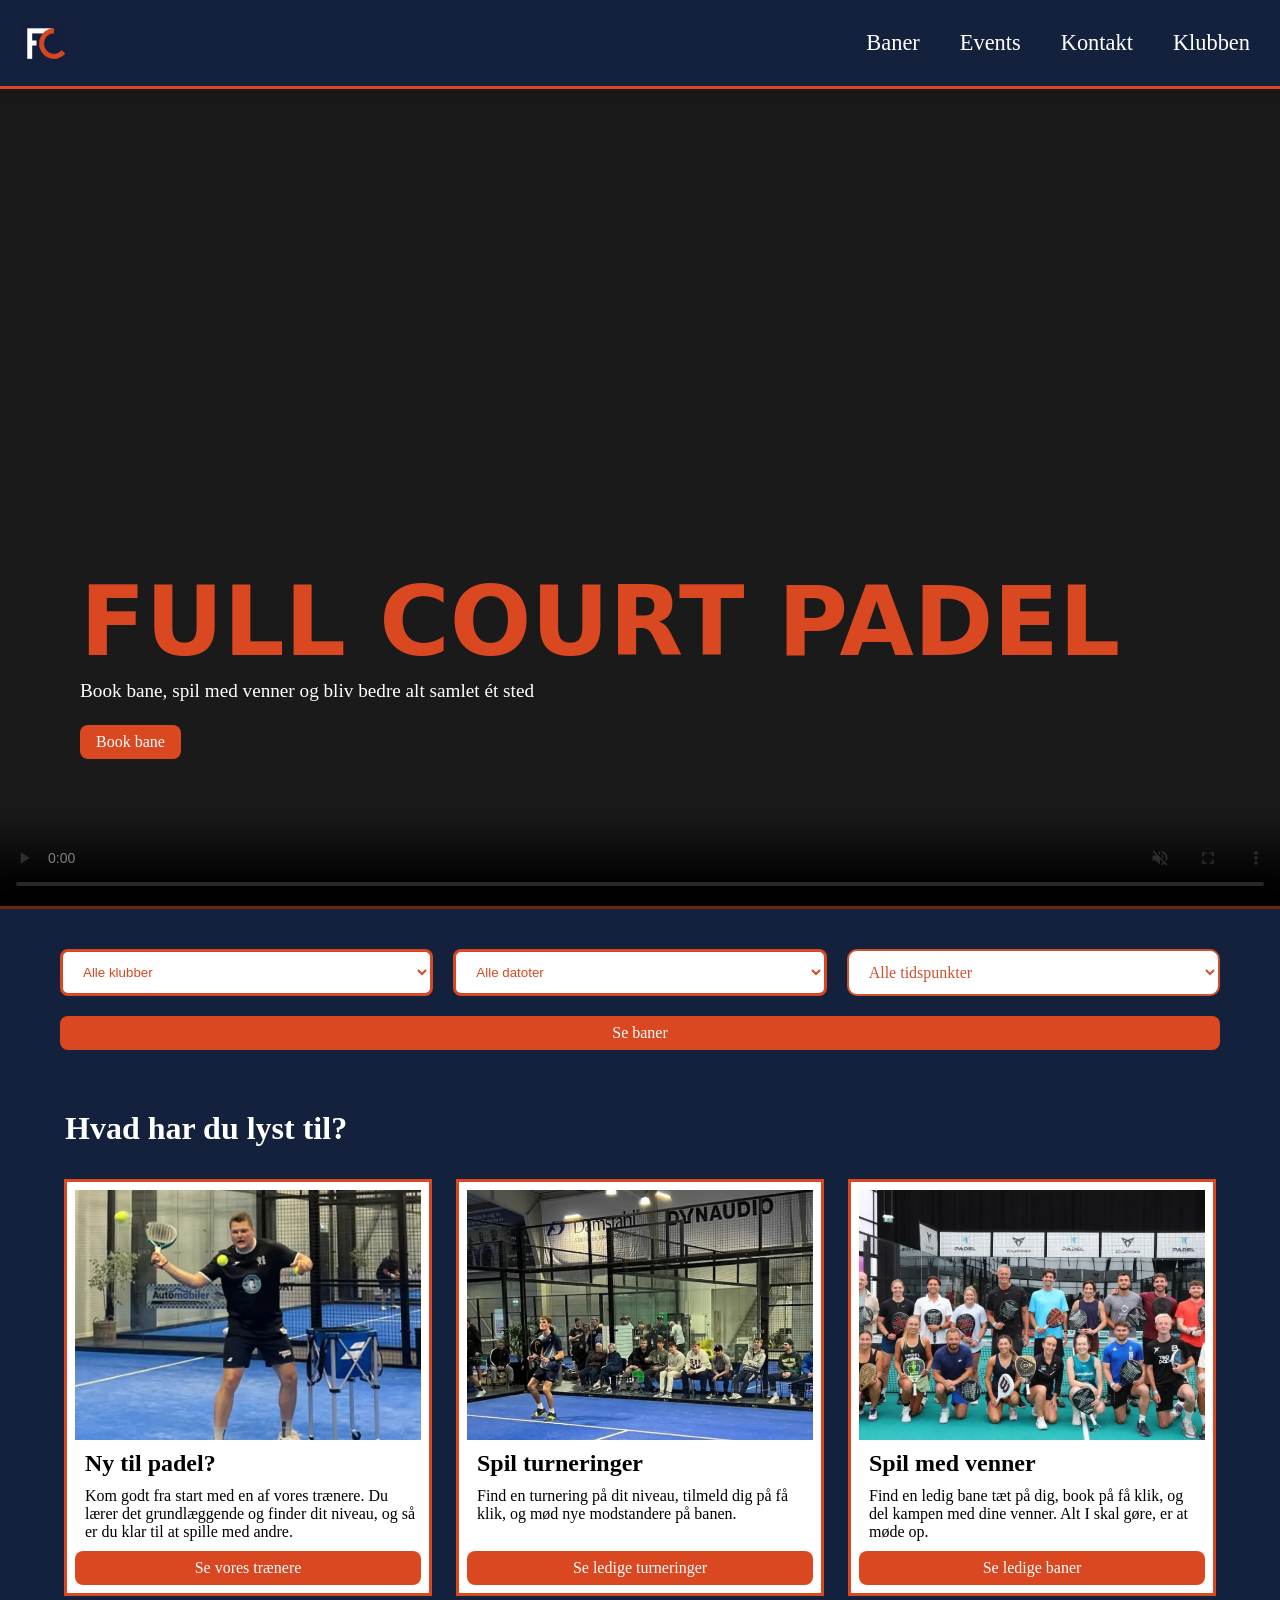
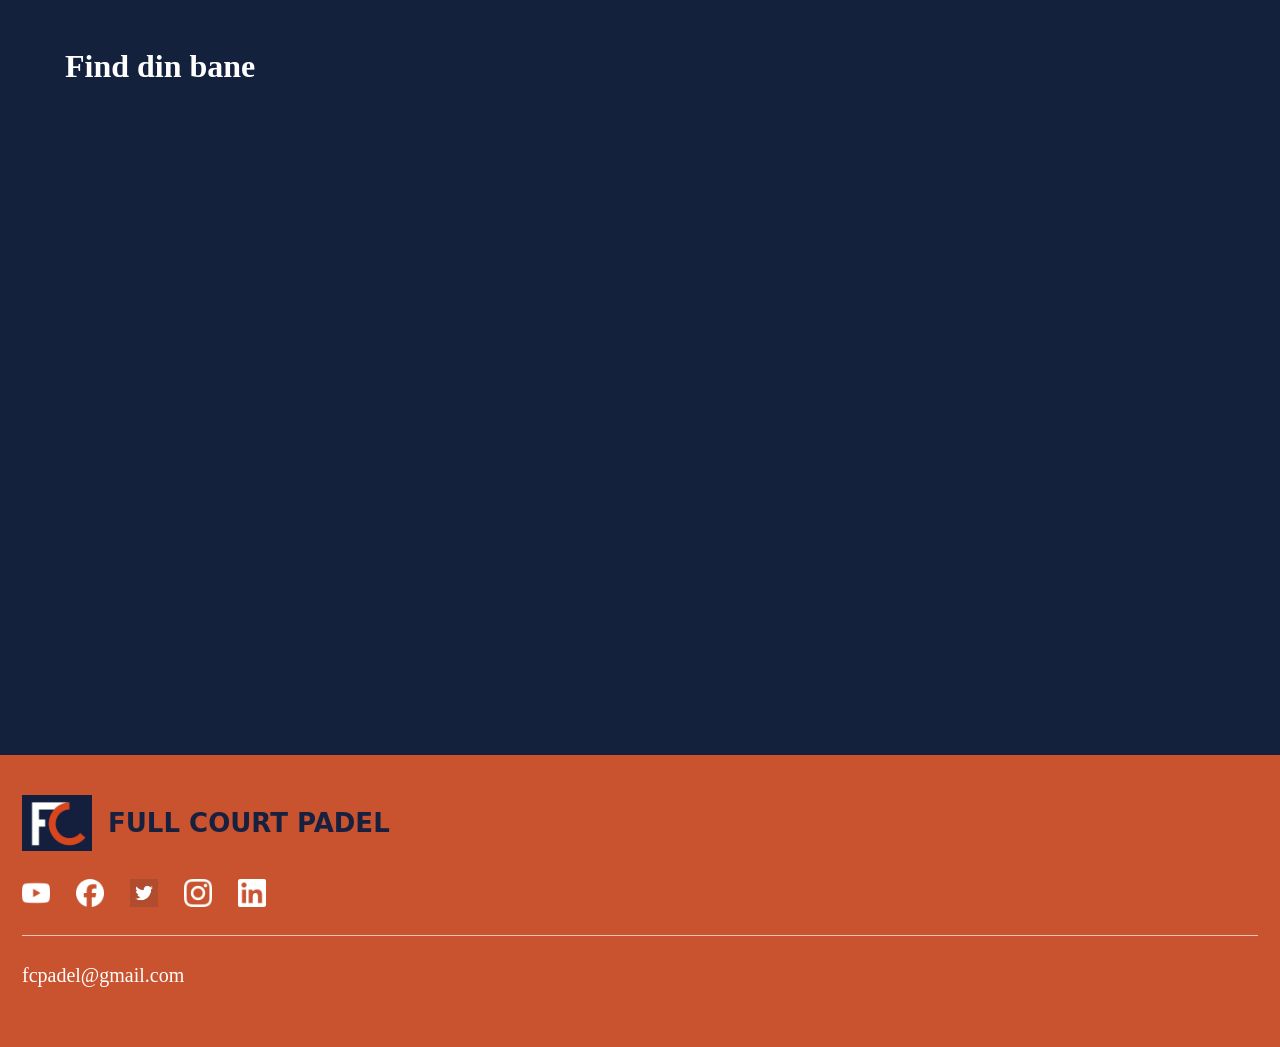
<file: index.html>
<!DOCTYPE html>
<html lang="da">

<head>
    <meta charset="UTF-8">
    <meta name="viewport" content="width=device-width, initial-scale=1.0">
    <title>Forside</title>
    <link rel="stylesheet" href="style.css">
    <link rel="stylesheet" href="layout.css">
    <link rel="icon" href="./img/favicon.ico">
</head>

<body>
    <header>
        <div class="logo">
            <a href="index.html">
                <img src="./img/logo.webp" alt="Logo">
            </a>
        </div>
        <nav>
            <ul class="menu">
                <li><a href="booking.html">Baner</a></li>
                <li><a href="event.html">Events</a></li>
                <li><a href="#">Kontakt</a></li>
                <li><a href="#">Klubben</a></li>
            </ul>
            <button class="burger">
                <span class="line"></span>
                <span class="line"></span>
                <span class="line"></span>
            </button>
        </nav>
    </header>
    <main>
        <section class="hero_forside">
            <video autoplay muted loop playsinline width="640" height="360" controls>
                <source src="./video/padel_montage.mp4" type="video/mp4">
            </video>
            <div class="h1_box">
                <h1 class="h1_forside">FULL COURT PADEL</h1>
                <p class="h1_tekst">Book bane, spil med venner og bliv bedre alt samlet ét sted</p>
                <a href="booking.html" class="h1_button">Book bane</a>
            </div>
        </section>
        <section class="søge_knapper">
            <div class="grid_select">


                <select class="søge_knap1" id="klub" name="klub">
                    <option value="Alle klubber">Alle klubber</option>
                    <option value="hilleroed">Hillerød</option>
                    <option value="gentofte">Gentofte</option>
                    <option value="tisvilde">Tisvilde</option>
                    <option value="hørsholm">Hørsholm</option>
                </select>
                <select class="søge_knap2" id="dato" name="dato">
                    <option value="Alle datoer">Alle datoter</option>
                    <option value="09-12-2026">09-12-2026</option>
                    <option value="10-12-2026">10-12-2026</option>
                    <option value="11-12-2026">11-12-2026</option>
                    <option value="12-12-2026">12-12-2026</option>
                    <option value="13-12-2026">13-12-2026</option>
                    <option value="14-12-2026">14-12-2026</option>
                    <option value="15-12-2026">15-12-2026</option>
                </select>
                <select class="søge_knap3" id="tidspunkt" name="tidspunkt">
                    <option value="Alle tidspunkter">Alle tidspunkter</option>
                    <option value="08:00">08:00</option>
                    <option value="09:00">09:00</option>
                    <option value="10:00">10:00</option>
                    <option value="11:00">11:00</option>
                    <option value="12:00">12:00</option>
                    <option value="13:00">13:00</option>
                    <option value="14:00">14:00</option>
                    <option value="15:00">15:00</option>
                </select>
            </div>
            <a href="booking.html" class="se_baner">Se baner</a>
        </section>
        <h2>Hvad har du lyst til?</h2>
        <section class="midterfelt">
            <div class="kort1">
                <img src="./img/træner.webp" alt="træner">
                <h3>Ny til padel?</h3>
                <p>Kom godt fra start med en af vores trænere. Du lærer det grundlæggende og finder dit niveau, og
                    så er
                    du klar til at
                    spille med andre.</p>
                <a href="event.html" class="se_ledige_trænere">Se vores trænere</a>
            </div>
            <div class="kort2">
                <img src="./img/turnering.webp" alt="turnering">
                <h3>Spil turneringer</h3>
                <p>Find en turnering på dit niveau, tilmeld dig på få klik, og mød nye modstandere på banen.</p>
                <a href="event.html" class="se_ledige_turneringer">Se ledige turneringer</a>
            </div>
            <div class="kort3">
                <img src="./img/fælles.webp" alt="fælles">
                <h3>Spil med venner</h3>
                <p>Find en ledig bane tæt på dig, book på få klik, og del kampen med dine venner. Alt I skal gøre, er at
                    møde op.</p>
                <a href="booking.html" class="se_ledige_baner">Se ledige baner</a>
            </div>
        </section>
        <section class="kort">
            <h2>Find din bane</h2>
            <iframe class="maps_kort"
                src="https://www.google.com/maps/embed?pb=!1m18!1m12!1m3!1d2235.660816275743!2d12.305127376359302!3d55.92058137905628!2m3!1f0!2f0!3f0!3m2!1i1024!2i768!4f13.1!3m3!1m2!1s0x4652412ce8520d2d%3A0x4dca40fd8389ba48!2sLet's%20Padel%20A%2FS%20Hiller%C3%B8d!5e0!3m2!1sda!2sdk!4v1791277833541!5m2!1sda!2sdk"
                width="600" height="450" style="border:0;" allowfullscreen="" loading="lazy"
                referrerpolicy="strict-origin-when-cross-origin"></iframe>
        </section>
    </main>
    <footer>
        <div class="logo">
            <img src="./img/logo.webp" alt="Full Court Padel logo">
            <p>Full Court Padel</p>
        </div>

        <div class="sociale">
            <a href="#"><img src="./img/youtube.png.webp" alt="YouTube"></a>
            <a href="#"><img src="./img/facebook.png.webp" alt="Facebook"></a>
            <a href="#"><img src="./img/twitter.png.webp" alt="Twitter"></a>
            <a href="#"><img src="./img/instagram.png.webp" alt="Instagram"></a>
            <a href="#"><img src="./img/linkedin.png.webp" alt="LinkedIn"></a>
        </div>

        <a href="mailto:fcpadel@gmail.com">fcpadel@gmail.com</a>
    </footer>
    <script src="menu.js"></script>
</body>

</html>
</file>
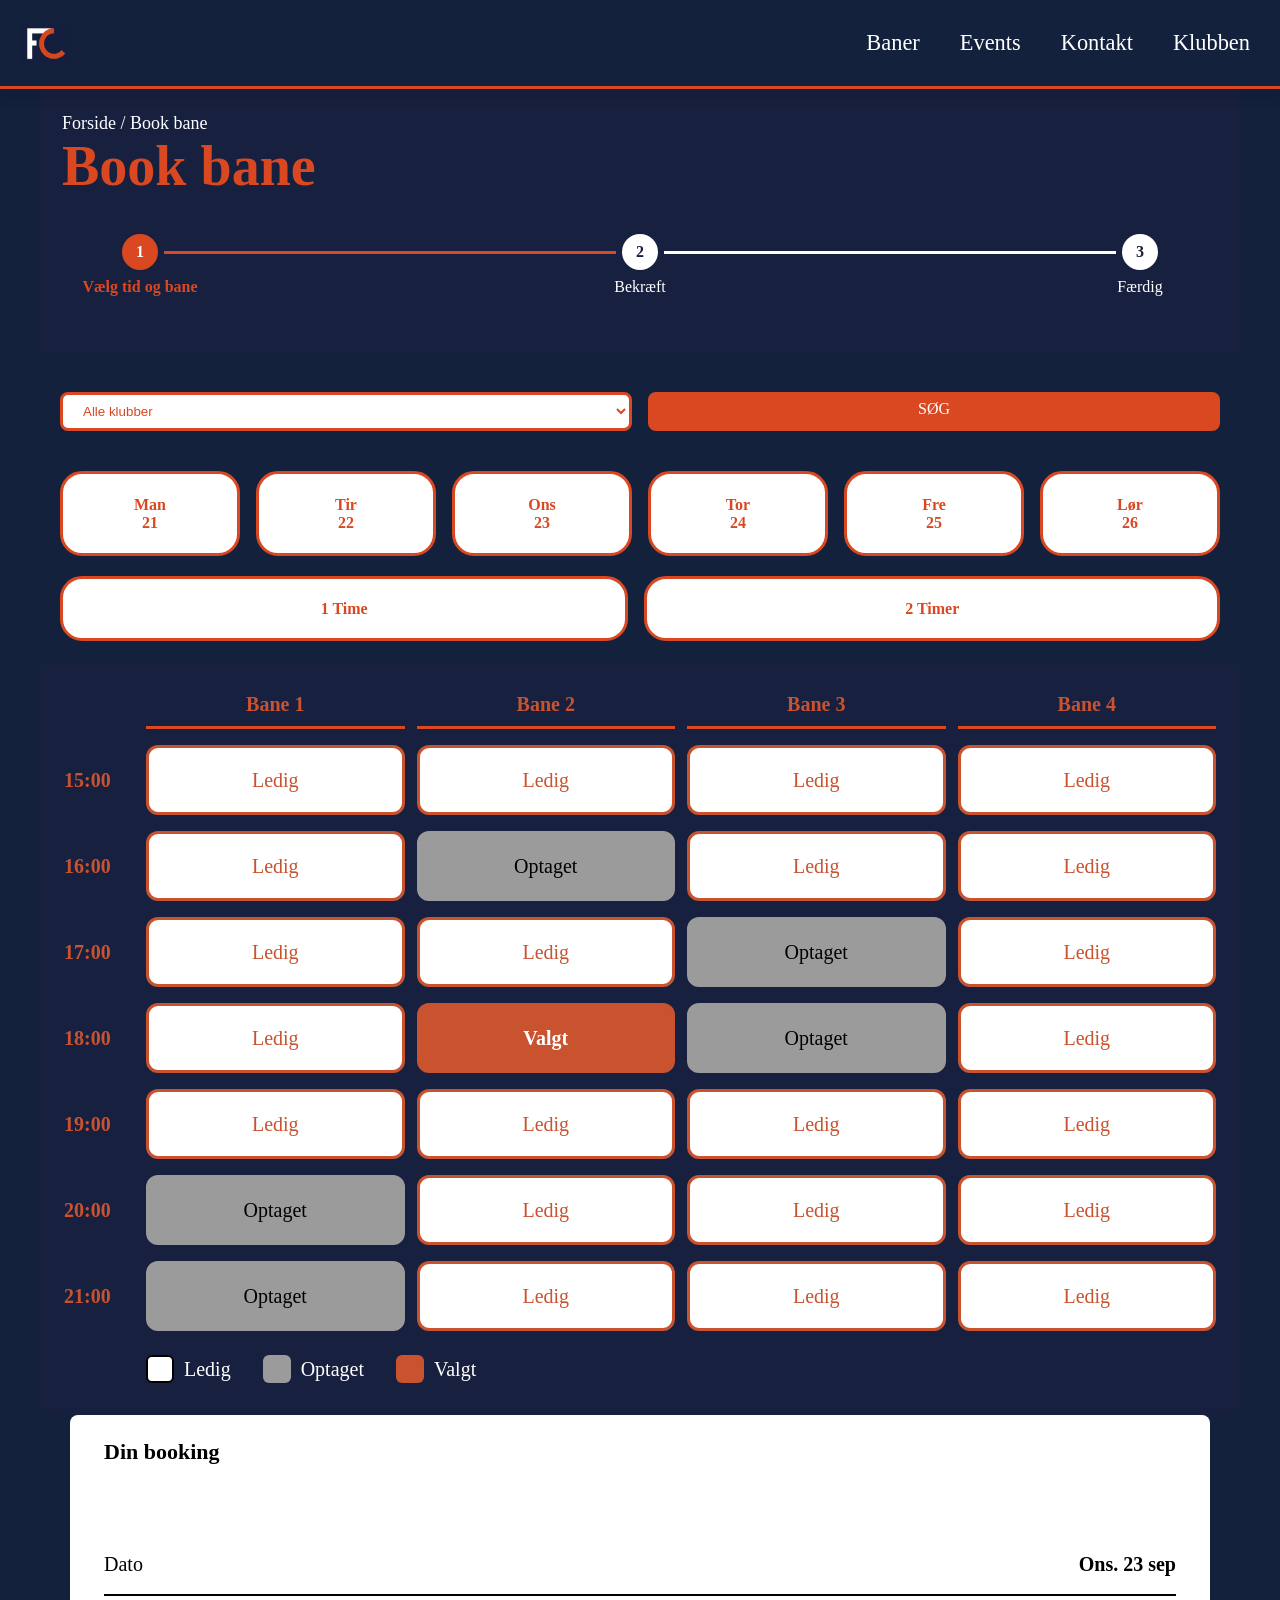
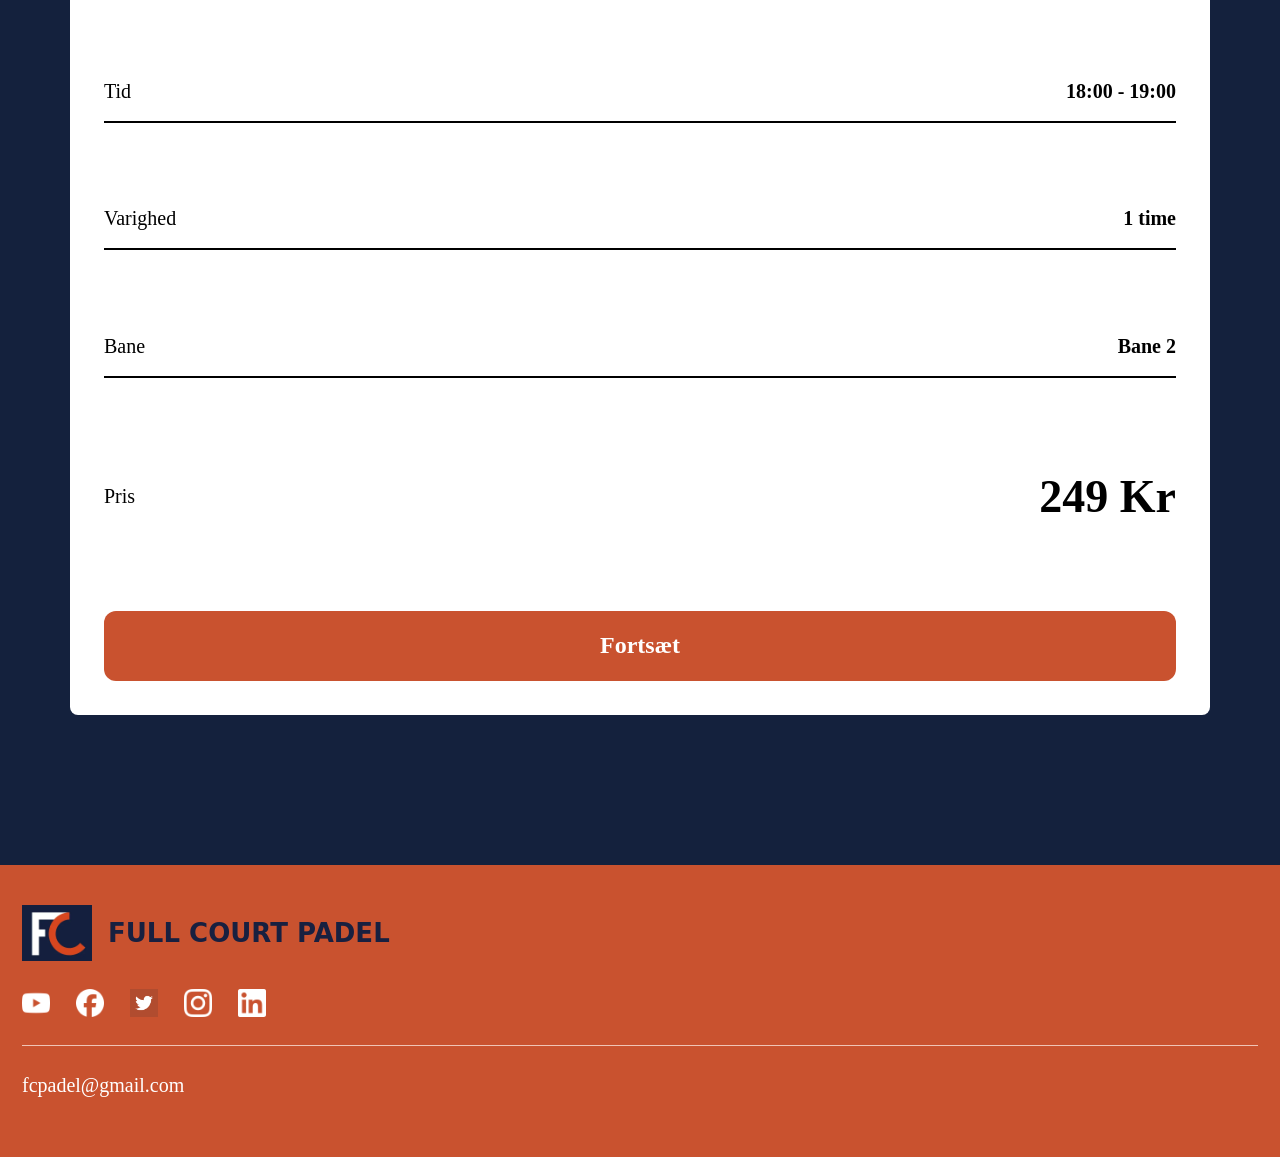
<file: booking.html>
<!DOCTYPE html>
<html lang="da">

<head>
    <meta charset="UTF-8">
    <meta name="viewport" content="width=device-width, initial-scale=1.0">
    <title>Booking side</title>
    <link rel="stylesheet" href="style.css">
    <link rel="stylesheet" href="layout.css">
    <link rel="icon" href="./img/favicon.ico">
</head>

<body>
    <header>
        <div class="logo">
            <a href="index.html">
                <img src="./img/logo.webp" alt="Logo">
            </a>
        </div>
        <nav>
            <ul class="menu">
                <li><a href="booking.html">Baner</a></li>
                <li><a href="event.html">Events</a></li>
                <li><a href="#">Kontakt</a></li>
                <li><a href="#">Klubben</a></li>
            </ul>
            <button class="burger">
                <span class="line"></span>
                <span class="line"></span>
                <span class="line"></span>
            </button>
        </nav>
    </header>
    <main>
        <section class="side_top">
            <div class="booking_overskrift">
                <p>Forside / Book bane</p>
                <h1>Book bane</h1>
            </div>
            <div class="trin">
                <div class="trin_punkt aktiv">
                    <span>1</span>
                    <p>Vælg tid og bane</p>
                </div>
                <div class="linje aktiv"></div>
                <div class="trin_punkt">
                    <span>2</span>
                    <p>Bekræft</p>
                </div>
                <div class="linje"></div>
                <div class="trin_punkt">
                    <span>3</span>
                    <p>Færdig</p>
                </div>
            </div>
        </section>
        <div class="søge_felt">
            <select class="søge_knap1" id="klub" name="klub">
                <option value="Alle klubber">Alle klubber</option>
                <option value="hilleroed">Hillerød Padel</option>
                <option value="gentofte">Gentofte Padel</option>
                <option value="tisvilde">Tisvilde Padel</option>
                <option value="hørsholm">Hørsholm Padel</option>
            </select>
            <a href="#" class="h1_button">SØG</a>
        </div>
        <section class="filter">
            <div class="dage">
                <a href="#"><span>Man</span><span>21</span></a>
                <a href="#"><span>Tir</span><span>22</span></a>
                <a href="#"><span>Ons</span><span>23</span></a>
                <a href="#"><span>Tor</span><span>24</span></a>
                <a href="#"><span>Fre</span><span>25</span></a>
                <a href="#"><span>Lør</span><span>26</span></a>
            </div>
        </section>
        <div class="varighed">
            <a href="#">1 Time</a>
            <a href="#">2 Timer</a>
        </div>
        <section class="baneoversigt">
            <div class="række1">
                <p></p>
                <p>Bane 1</p>
                <p>Bane 2</p>
                <p>Bane 3</p>
                <p>Bane 4</p>
            </div>
            <div class="række2">
                <p>15:00</p>
                <a href="#" class="ledig">Ledig</a>
                <a href="#" class="ledig">Ledig</a>
                <a href="#" class="ledig">Ledig</a>
                <a href="#" class="ledig">Ledig</a>
            </div>
            <div class="række3">
                <p>16:00</p>
                <a href="#" class="ledig">Ledig</a>
                <a href="#" class="optaget">Optaget</a>
                <a href="#" class="ledig">Ledig</a>
                <a href="#" class="ledig">Ledig</a>
            </div>
            <div class="række4">
                <p>17:00</p>
                <a href="#" class="ledig">Ledig</a>
                <a href="#" class="ledig">Ledig</a>
                <a href="#" class="optaget">Optaget</a>
                <a href="#" class="ledig">Ledig</a>
            </div>
            <div class="række5">
                <p>18:00</p>
                <a href="#" class="ledig">Ledig</a>
                <a href="#" class="valgt">Valgt</a>
                <a href="#" class="optaget">Optaget</a>
                <a href="#" class="ledig">Ledig</a>
            </div>
            <div class="række6">
                <p>19:00</p>
                <a href="#" class="ledig">Ledig</a>
                <a href="#" class="ledig">Ledig</a>
                <a href="#" class="ledig">Ledig</a>
                <a href="#" class="ledig">Ledig</a>
            </div>
            <div class="række7">
                <p>20:00</p>
                <a href="#" class="optaget">Optaget</a>
                <a href="#" class="ledig">Ledig</a>
                <a href="#" class="ledig">Ledig</a>
                <a href="#" class="ledig">Ledig</a>
            </div>
            <div class="række8">
                <p>21:00</p>
                <a href="#" class="optaget">Optaget</a>
                <a href="#" class="ledig">Ledig</a>
                <a href="#" class="ledig">Ledig</a>
                <a href="#" class="ledig">Ledig</a>
            </div>

            <div class="forklaring">
                <p><span class="ledig"></span>Ledig</p>
                <p><span class="optaget"></span>Optaget</p>
                <p><span class="valgt"></span>Valgt</p>
            </div>
        </section>
        <section class="din_booking">
            <h3>Din booking</h3>
            <p>Dato <strong>Ons. 23 sep</strong></p>
            <p>Tid <strong>18:00 - 19:00</strong></p>
            <p>Varighed <strong>1 time</strong></p>
            <p>Bane <strong>Bane 2</strong></p>
            <h2>Pris <strong>249 Kr</strong></h2>
            <a href="#">Fortsæt</a>
        </section>
    </main>
    <footer>
        <div class="logo">
            <img src="./img/logo.webp" alt="Full Court Padel logo">
            <p>Full Court Padel</p>
        </div>

        <div class="sociale">
            <a href="#"><img src="./img/youtube.png.webp" alt="YouTube"></a>
            <a href="#"><img src="./img/facebook.png.webp" alt="Facebook"></a>
            <a href="#"><img src="./img/twitter.png.webp" alt="Twitter"></a>
            <a href="#"><img src="./img/instagram.png.webp" alt="Instagram"></a>
            <a href="#"><img src="./img/linkedin.png.webp" alt="LinkedIn"></a>
        </div>

        <a href="mailto:fcpadel@gmail.com">fcpadel@gmail.com</a>
    </footer>
    <script src="menu.js"></script>
</body>

</html>
</file>
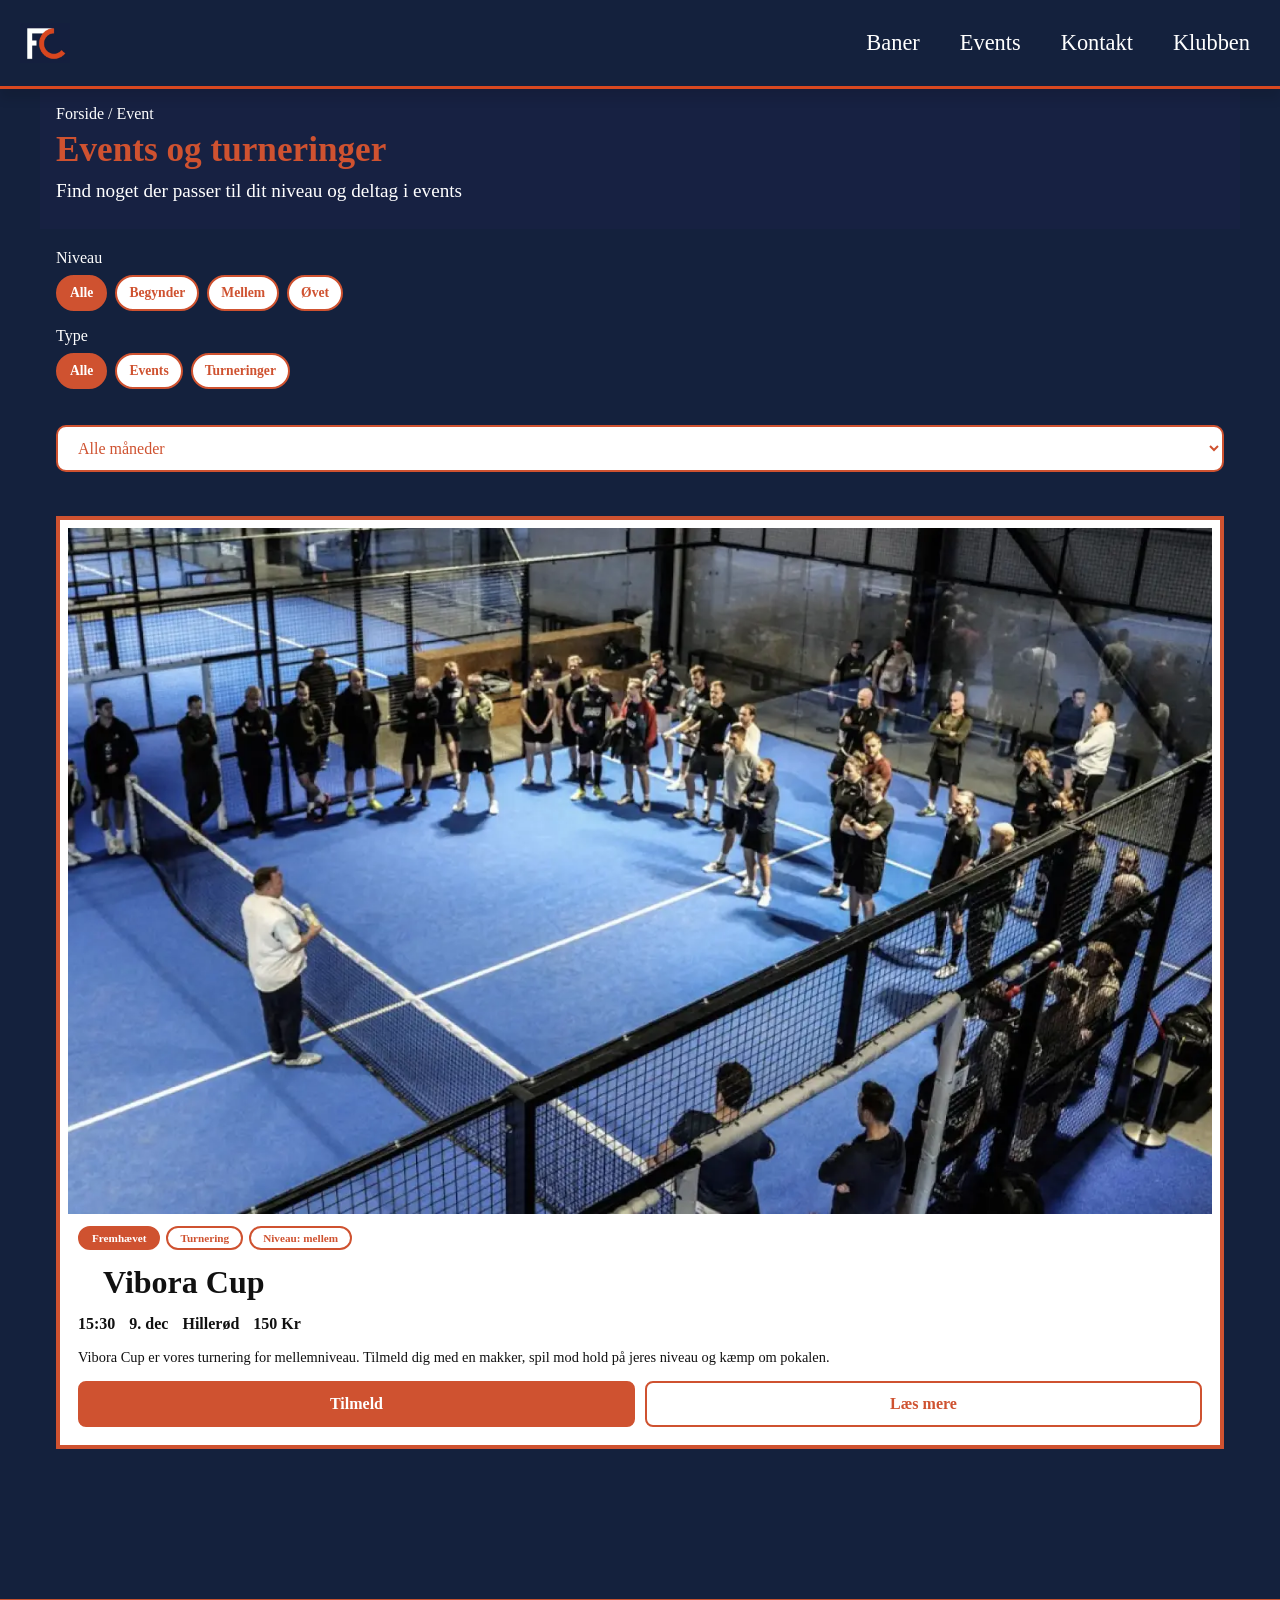
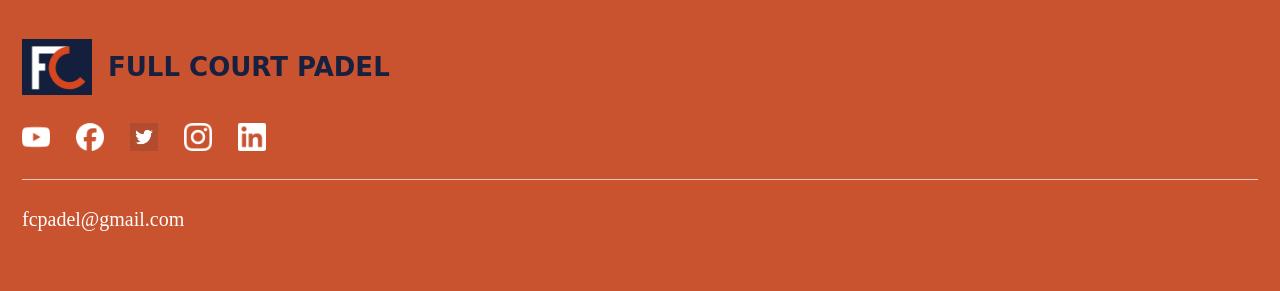
<file: event.html>
<!DOCTYPE html>
<html lang="da">

<head>
    <meta charset="UTF-8">
    <meta name="viewport" content="width=device-width, initial-scale=1.0">
    <title>Event</title>
    <link rel="stylesheet" href="style.css">
    <link rel="stylesheet" href="layout.css">
    <link rel="icon" href="./img/favicon.ico">
</head>

<body>
    <header>
        <div class="logo">
            <a href="index.html">
                <img src="./img/logo.webp" alt="Logo">
            </a>
        </div>
        <nav>
            <ul class="menu">
                <li><a href="booking.html">Baner</a></li>
                <li><a href="event.html">Events</a></li>
                <li><a href="#">Kontakt</a></li>
                <li><a href="#">Klubben</a></li>
            </ul>
            <button class="burger">
                <span class="line"></span>
                <span class="line"></span>
                <span class="line"></span>
            </button>
        </nav>
    </header>
    <main>
        <section>
            <div class="event_h1">
                <p>Forside / Event</p>
                <h1 class="h1_event">Events og turneringer</h1>
                <p class="h1_tekst">Find noget der passer til dit niveau og deltag i events</p>
            </div>
        </section>
        <section class="filter_events">
            <div class="filter_gruppe">
                <p>Niveau</p>
                <div class="filter_knapper">
                    <a href="#">Alle</a>
                    <a href="#">Begynder</a>
                    <a href="#">Mellem</a>
                    <a href="#">Øvet</a>
                </div>
            </div>
            <div class="filter_gruppe">
                <p>Type</p>
                <div class="filter_knapper">
                    <a href="#">Alle</a>
                    <a href="#">Events</a>
                    <a href="#">Turneringer</a>
                </div>
            </div>
            <select class="søge_knap3" id="måned" name="måned">
                <option value="alle">Alle måneder</option>
                <option value="januar">Januar</option>
                <option value="februar">Februar</option>
                <option value="marts">Marts</option>
                <option value="april">April</option>
                <option value="maj">Maj</option>
                <option value="juni">Juni</option>
                <option value="juli">Juli</option>
                <option value="august">August</option>
                <option value="september">September</option>
                <option value="oktober">Oktober</option>
                <option value="november">November</option>
                <option value="december">December</option>
            </select>
        </section>
        <article class="event_kort">
            <img src="./img/vibora_cup.webp" alt="Spillere samlet på padelbanen til Vibora Cup">

            <div class="event_indhold">
                <div class="event_tags">
                    <span class="tag">Fremhævet</span>
                    <span class="tag">Turnering</span>
                    <span class="tag">Niveau: mellem</span>
                </div>

                <h2>Vibora Cup</h2>

                <div class="event_info">
                    <span>15:30</span>
                    <span>9. dec</span>
                    <span>Hillerød</span>
                    <span>150 Kr</span>
                </div>

                <p>Vibora Cup er vores turnering for mellemniveau. Tilmeld dig med en makker, spil mod hold på jeres
                    niveau og
                    kæmp om pokalen.</p>

                <div class="event_knapper">
                    <a href="#" class="tilmeld">Tilmeld</a>
                    <a href="#" class="laes_mere">Læs mere</a>
                </div>
            </div>
        </article>
    </main>
    <footer>
        <div class="logo">
            <img src="./img/logo.webp" alt="Full Court Padel logo">
            <p>Full Court Padel</p>
        </div>

        <div class="sociale">
            <a href="#"><img src="./img/youtube.png.webp" alt="YouTube"></a>
            <a href="#"><img src="./img/facebook.png.webp" alt="Facebook"></a>
            <a href="#"><img src="./img/twitter.png.webp" alt="Twitter"></a>
            <a href="#"><img src="./img/instagram.png.webp" alt="Instagram"></a>
            <a href="#"><img src="./img/linkedin.png.webp" alt="LinkedIn"></a>
        </div>

        <a href="mailto:fcpadel@gmail.com">fcpadel@gmail.com</a>
    </footer>
    <script src="menu.js"></script>
</body>

</html>
</file>
<file: style.css>
* {
  margin: 0;
  padding: 0;
  box-sizing: border-box;
}

img {
  max-width: 100%;
  height: auto;
  display: block;
}
video {
  max-width: 100%;
  height: auto;
  display: block;
}
/******************generelt*************/
body {
  background-color: #14213d;
  color: white;
}
/**********************menu**************/

header {
  z-index: 1000;
  position: sticky;
  top: 0;
  display: flex;
  justify-content: space-between;
  align-items: center;
  padding: 20px;
  background-color: #14213d;
  box-shadow: 0 10px 10px rgba(0, 0, 0, 0.1);
  border-bottom: 3px solid #d94820;

  .logo img {
    width: 50px;
    height: 40px;
  }
}

nav {
  /* Desktop*/
  display: flex;
  align-items: center;

  @media (width < 800px) {
    /* mobil */
    &.active .menu {
      display: block;
      background-color: #14213d;
      position: absolute;
      top: 90px;
      right: 0;
      width: 25%;
      box-shadow: 0 10px 10px rgba(0, 0, 0, 0.1);
      z-index: 1;
      border: 3px solid #d94820;
    }

    &.active .menu li {
      margin: 10px 20px;
    }

    &.active .menu a {
      font-size: 24px;
    }
  }
}

.menu {
  display: flex;
  list-style: none;
  margin: 0;
  padding: 0;

  li {
    margin-right: 20px;
  }

  li:last-child {
    margin-right: 0;
  }

  a {
    display: block;
    padding: 10px;
    color: white;
    text-decoration: none;
    transition: color 0.3s;
    text-align: end;
    font-size: 1.4rem;
    &:hover {
      color: #d94820;
    }
  }
  @media (width < 800px) {
    display: none;
  }
}

.burger {
  width: 30px;
  height: 20px;
  cursor: pointer;
  display: none;

  .line {
    display: block;
    width: 100%;
    height: 2px;
    background-color: white;
    margin-bottom: 5px;
    transition: 0.2s linear;
  }

  @media (width < 800px) {
    display: block;
    background-color: transparent;
    border: 0;

    &.active .line:nth-child(1) {
      transform: rotate(45deg) translate(5px, 5px);
      transition: 0.2s linear;
    }

    &.active .line:nth-child(2) {
      opacity: 0;
      transition: 0.15s linear;
    }

    &.active .line:nth-child(3) {
      transform: rotate(-45deg) translate(5px, -5px);
      transition: 0.2s linear;
    }
  }
}
/**********************footer*************/
footer {
  background: #c9522f;
  padding: 40px 22px 60px;
  margin-top: 150px;
}

/* Logo + navn */
.logo {
  display: flex;
  align-items: center;
  gap: 16px;
}

.logo img {
  height: 56px;
}

.logo p {
  margin: 0;
  color: #182040;
  font-size: 26px;
  font-weight: 700;
  text-transform: uppercase;
  font-family:
    system-ui,
    -apple-system,
    BlinkMacSystemFont,
    "Segoe UI",
    Roboto,
    Oxygen,
    Ubuntu,
    Cantarell,
    "Open Sans",
    "Helvetica Neue",
    sans-serif;
}

/* Sociale ikoner */
.sociale {
  display: flex;
  gap: 26px;
  margin-top: 28px;
  padding-bottom: 28px;
  border-bottom: 1px solid #f0c4b6; /* den tynde lyse streg */
}

.sociale img {
  height: 28px;
  display: block;
}

/* Mail */
footer > a {
  display: block;
  margin-top: 28px;
  color: #ffffff;
  font-size: 20px;
  text-decoration: none;
}

footer > a:hover {
  text-decoration: underline;
}
/**********************hero**************/
.hero_forside {
  display: grid;
  grid-template-columns: 1fr;
  grid-template-rows: 100vh;
}

.hero_forside video {
  grid-column: 1;
  grid-row: 1;

  width: 100%;
  height: 100%;
  object-fit: cover;
  filter: brightness(0.5);
  border-bottom: 3px solid #d94820;
}

.h1_box {
  grid-column: 1;
  grid-row: 1;
  align-self: end;
  justify-self: start;
  z-index: 1;
  margin: 0 0 150px 20px;
}

.h1_forside {
  color: #d94820;
  font-family:
    system-ui,
    -apple-system,
    BlinkMacSystemFont,
    "Segoe UI",
    Roboto,
    Oxygen,
    Ubuntu,
    Cantarell,
    "Open Sans",
    "Helvetica Neue",
    sans-serif;
  font-size: 4rem;
}

.h1_tekst {
  color: white;
  font-size: 1.2rem;
}
.h1_button {
  background-color: #d94820;
  color: white;
  padding: 8px 16px;
  text-decoration: none;
  border-radius: 8px;
  display: inline-block;
  margin-top: 20px;
  text-align: center;
}

a:hover {
  opacity: 0.8;
}

/*********************midterfelt************/

.søge_knapper {
  padding: 20px;
}

.grid_select {
  display: grid;
  grid-template-columns: 1fr 1fr 1fr;
  gap: 20px;
}

.søge_knap1 {
  background-color: white;
  color: #d94820;
  padding: 8px 16px;
  text-decoration: none;
  border-radius: 8px;
  display: block;
  margin-top: 20px;
  border: 3px solid #d94820;
}

.søge_knap2 {
  background-color: white;
  color: #d94820;
  padding: 8px 16px;
  text-decoration: none;
  border-radius: 8px;
  display: block;
  margin-top: 20px;
  border: 3px solid #d94820;
}

.søge_knap3 {
  background-color: white;
  color: #d94820;
  padding: 8px 16px;
  text-decoration: none;
  border-radius: 8px;
  display: block;
  margin-top: 20px;
  border: 3px solid #d94820;
}

.se_baner {
  background-color: #d94820;
  color: white;
  padding: 8px 16px;
  text-decoration: none;
  border-radius: 8px;
  display: block;
  margin-top: 20px;
  text-align: center;
  margin-bottom: 40px;
}

.midterfelt {
  padding: 2rem 1.5rem;
  display: grid;
  gap: 1.75rem;
  color: black;
}

.kort1 {
  background: white;
  border: 6px solid var(--orange);
  padding: 8px;
  border: 3px solid #d94820;
}

.kort1 h3 {
  margin: 10px;
  font-size: 1.5rem;
}

.kort1 p {
  font-size: 1;
  margin-left: 10px;
  margin-bottom: 10px;
}

.kort1 a {
  background-color: #d94820;
  color: white;
  padding: 8px 16px;
  text-decoration: none;
  border-radius: 8px;
  display: block;
  margin-top: 20px;
  text-align: center;
}

.kort2 {
  background: white;
  border: 6px solid var(--orange);
  padding: 8px;
  border: 3px solid #d94820;
}

.kort2 h3 {
  margin: 10px;
  font-size: 1.5rem;
}

.kort2 p {
  font-size: 1;
  margin-left: 10px;
  margin-bottom: 10px;
}

.kort2 a {
  background-color: #d94820;
  color: white;
  padding: 8px 16px;
  text-decoration: none;
  border-radius: 8px;
  display: block;
  margin-top: 20px;
  text-align: center;
}

.kort3 {
  background: white;
  border: 6px solid var(--orange);
  padding: 8px;
  border: 3px solid #d94820;
}

.kort3 h3 {
  margin: 10px;
  font-size: 1.5rem;
}

.kort3 p {
  font-size: 1;
  margin-left: 10px;
  margin-bottom: 10px;
}

.kort3 a {
  background-color: #d94820;
  color: white;
  padding: 8px 16px;
  text-decoration: none;
  border-radius: 8px;
  display: block;
  margin-top: 20px;
  text-align: center;
}

.midterfelt img {
  display: block;
  width: 100%;
  aspect-ratio: 16 / 9;
  object-fit: cover;
}

h2 {
  margin-left: 25px;
  font-size: 2rem;
}

.kort h2 {
  margin-bottom: 20px;
  margin-top: 20px;
}

.maps_kort {
  border-radius: 8px;
}
/*************************bookingside******************************/
.side_top {
  background: #182040;
  padding: 24px 22px 32px;
}

.booking_overskrift p {
  margin: 0;
  color: #ffffff;
  font-size: 18px;
}

.booking_overskrift h1 {
  margin: 4px 0 0;
  color: #d94820;
  font-size: 56px;
  font-weight: 700;
  line-height: 1;
  margin-bottom: 20px;
}

.trin {
  display: flex;
  align-items: center;
  padding: 20px 60px 50px;
}

.trin_punkt {
  position: relative;
}

/* Cirklen med tallet */
.trin_punkt span {
  width: 36px;
  height: 36px;
  border-radius: 50%;
  background: #fff;
  color: #161f3a;
  font-weight: bold;
  display: flex;
  align-items: center;
  justify-content: center;
}

/* Teksten under cirklen */
.trin_punkt p {
  position: absolute;
  top: 44px;
  left: 50%;
  transform: translateX(-50%);
  margin: 0;
  color: #fff;
  white-space: nowrap;
}

/* Stregen mellem cirklerne */
.linje {
  flex: 1;
  height: 3px;
  background: #fff;
  margin: 0 6px;
}

/* Det aktive trin bliver orange */
.trin_punkt.aktiv span {
  background: #d94820;
  color: #fff;
}

.trin_punkt.aktiv p {
  color: #d94820;
  font-weight: bold;
}

.linje.aktiv {
  background: #d94820;
}

.søge_felt {
  display: grid;
  grid-template-columns: 1fr 1fr;
  gap: 16px;
  padding: 20px;
}

.dage a {
  width: 70px;
  height: 85px;
  display: flex;
  flex-direction: column;
  align-items: center;
  justify-content: center;
  gap: 2px;

  background-color: white;
  color: #d94820;
  border: 3px solid #d94820;
  border-radius: 22px;
  text-decoration: none;
  font-weight: 700;
  line-height: 1;
}

.dage {
  display: grid;
  grid-template-columns: repeat(6, minmax(0, 100px)); /* 6 lige brede kolonner, max 100px */
  gap: 16px;
  padding: 20px;
}

.dage a:hover {
  background: #d94820;
  color: white;
}

.varighed a {
  width: 220px;
  height: 65px;
  display: flex;
  flex-direction: column;
  align-items: center;
  justify-content: center;
  gap: 2px;

  background-color: white;
  color: #d94820;
  border: 3px solid #d94820;
  border-radius: 22px;
  text-decoration: none;
  font-weight: 700;
  line-height: 1;
}

.varighed a:hover {
  background: #d94820;
  color: white;
}

.varighed {
  display: grid;
  grid-template-columns: 1fr 1fr;
  gap: 16px;
  margin: 20px;
}

.baneoversigt {
  background: #182040;
  padding: 32px 24px;
  display: grid;
  gap: 16px;
}

.baneoversigt > div[class^="række"] {
  display: grid;
  grid-template-columns: 70px repeat(4, 1fr);
  gap: 12px;
  align-items: center;
}

.baneoversigt p {
  margin: 0;
  color: #c9522f;
  font-weight: 700;
  font-size: 20px;
}

.række1 p:not(:first-child) {
  text-align: center;
  padding-bottom: 10px;
  border-bottom: 3px solid #d94820;
}

.baneoversigt a {
  display: grid;
  place-items: center;
  height: 70px;
  border-radius: 12px;
  border: 3px solid #c9522f;
  text-decoration: none;
  font-size: 20px;
}

.baneoversigt a.ledig {
  background: #ffffff;
  color: #c9522f;
}

.baneoversigt a.ledig:hover {
  background: #fbe9e3;
}

.baneoversigt a.optaget {
  background: #9b9b9b;
  border-color: #9b9b9b;
  color: #000000;
  pointer-events: none;
}

.baneoversigt a.valgt {
  background: #c9522f;
  color: #ffffff;
  font-weight: 700;
}

.forklaring {
  display: flex;
  gap: 32px;
  margin-left: 82px;
  margin-top: 8px;
}

.forklaring p {
  display: flex;
  align-items: center;
  gap: 10px;
  color: #ffffff;
  font-weight: 400;
}

.forklaring span {
  width: 28px;
  height: 28px;
  border-radius: 6px;
}

.forklaring .ledig {
  background: #ffffff;
  border: 2px solid #000000;
}
.forklaring .optaget {
  background: #9b9b9b;
}
.forklaring .valgt {
  background: #c9522f;
}

.din_booking {
  display: grid;
  background: #ffffff;
  border-radius: 8px;
  padding: 24px 34px 34px;
  margin: 0 30px;
  color: #000000;
}

.din_booking h3 {
  margin: 0 0 4px;
  font-size: 22px;
  font-weight: 700;
}

/* Label til venstre, værdi til højre */
.din_booking p,
.din_booking h2 {
  display: flex;
  justify-content: space-between;
  align-items: center;
  margin: 0;
}

.din_booking p {
  padding: 18px 0;
  border-bottom: 2px solid #000000;
  font-size: 20px;
}

/* Pris */
.din_booking h2 {
  padding: 26px 0 22px;
  font-size: 20px;
  font-weight: 400;
}

.din_booking h2 strong {
  font-size: 46px;
}

/* Knap */
.din_booking a {
  display: grid;
  place-items: center;
  height: 70px;
  background: #c9522f;
  color: #ffffff;
  border-radius: 12px;
  text-decoration: none;
  font-size: 24px;
  font-weight: 700;
}

.din_booking a:hover {
  background: #a9431f;
}
/***************************event**********************/
.event_h1 {
  display: grid;
  gap: 8px;
  padding: 16px 16px 24px;
  background-color: #172142;
}

.h1_event {
  color: #cf5230;
  font-size: 2.2rem;
  line-height: 1.1;
}

.h1_tekst {
  line-height: 1.4;
}

/* ---------- Filtre ---------- */
.filter_events {
  display: grid;
  gap: 16px;
  padding: 20px 16px;
}

.filter_gruppe {
  display: grid;
  gap: 8px;
}

.filter_knapper {
  display: grid;
  grid-auto-flow: column;
  grid-auto-columns: max-content;
  gap: 8px;
}

.filter_knapper a {
  display: grid;
  place-items: center;
  padding: 8px 12px;
  border: 2px solid #cf5230;
  border-radius: 20px;
  background-color: #ffffff;
  color: #cf5230;
  font-size: 0.85rem;
  font-weight: 700;
  text-decoration: none;
}

/* "Alle" er udfyldt som i designet – kun visuelt, ingen aktiv-tilstand */
.filter_knapper a:first-child {
  background-color: #cf5230;
  color: #ffffff;
}

.søge_knap3 {
  width: 100%;
  padding: 12px 16px;
  border: 2px solid #cf5230;
  border-radius: 10px;
  background-color: #ffffff;
  color: #cf5230;
  font-family: inherit;
  font-size: 1rem;
}

/* ---------- Eventkort ---------- */
.event_kort {
  display: grid;
  grid-template-rows: auto auto;
  gap: 12px;
  margin: 24px 16px;
  padding: 8px;
  background-color: #ffffff;
  border: 4px solid #cf5230;
  color: #111111;
}

.event_kort img {
  width: 100%;
  aspect-ratio: 5 / 3;
  object-fit: cover;
  display: block;
}

.event_indhold {
  display: grid;
  gap: 14px;
  padding: 0 10px 10px;
}

.event_tags {
  display: grid;
  grid-auto-flow: column;
  grid-auto-columns: max-content;
  gap: 6px;
}

.tag {
  padding: 4px 12px;
  border: 2px solid #cf5230;
  border-radius: 20px;
  color: #cf5230;
  font-size: 0.7rem;
  font-weight: 700;
}

/* "Fremhævet" er udfyldt */
.tag:first-child {
  background-color: #cf5230;
  color: #ffffff;
}

.event_indhold h2 {
  font-size: 2rem;
}

.event_info {
  display: grid;
  grid-auto-flow: column;
  grid-auto-columns: max-content;
  gap: 14px;
  font-weight: 700;
}

.event_indhold p {
  font-size: 0.9rem;
  line-height: 1.4;
}

.event_knapper {
  display: grid;
  grid-template-columns: 1fr 1fr;
  gap: 10px;
}

.tilmeld,
.laes_mere {
  display: grid;
  place-items: center;
  padding: 12px;
  border: 2px solid #cf5230;
  border-radius: 8px;
  font-weight: 700;
  text-decoration: none;
}

.tilmeld {
  background-color: #cf5230;
  color: #ffffff;
}

.laes_mere {
  background-color: #ffffff;
  color: #cf5230;
}
</file>
<file: layout.css>
main {
  max-width: 1200px;
  margin-inline: auto;
}
/*************************index********************/
/*************************hero*********************/
@media (min-width: 1024px) {
  body {
    margin: 0;
  }

  .hero_forside {
    width: 100vw;
    margin-left: calc(50% - 50vw); /* bryder ud af containerens max-width/padding */
    grid-template-rows: calc(100vh - 80px); /* hele skærmen under headeren */
  }

  .hero_forside video {
    display: block;
    width: 100%;
    height: 100%;
    object-fit: cover;
  }

  .h1_box {
    margin: 0 0 150px 80px; /* lidt mere luft til venstre på store skærme */
  }
  .h1_forside {
    font-size: 6rem;
  }
}
/************************midterfelt*******************/
.midterfelt {
  display: grid;
  grid-template-columns: 1fr; /* mobil: under hinanden */
  gap: 24px;
}

/* Desktop: tre ved siden af hinanden */
@media (min-width: 1024px) {
  .midterfelt {
    grid-template-columns: repeat(3, 1fr);
  }
}

/* Fælles styling for alle tre kort */
.midterfelt > div {
  display: flex;
  flex-direction: column;
}

.midterfelt > div img {
  width: 100%;
  height: 250px;
  object-fit: cover; /* billederne beskæres ens i stedet for at blive strakt */
}

.midterfelt > div a {
  margin-top: auto; /* skubber knappen ned i bunden af kortet */
}

@media (min-width: 1024px) {
  .maps_kort {
    display: block;
    width: 100%;
    height: 500px;
    margin-bottom: 60px;
  }
}

@media (max-width: 767px) {
  .maps_kort {
    display: block;
    box-sizing: border-box; /* kanten tælles med i bredden */
    width: calc(100% - 32px);
    height: 250px;
    margin: 16px;
    border: 3px solid #d94820;
  }
}
/***************************booking***********************/
@media (min-width: 1024px) {
  .filter {
    display: grid;
    grid-template-columns: 1fr; /* én kolonne i fuld bredde */
    gap: 2rem;
    width: 100%;
  }

  .filter .dage {
    display: grid;
    grid-template-columns: repeat(6, 1fr); /* 6 lige brede dage */
    gap: 1rem;
    width: 100%;
  }

  .filter .dage a {
    width: auto;
    justify-self: stretch; /* fylder hele kolonnen */
  }

  .varighed {
    display: grid;
    grid-template-columns: repeat(2, auto); /* 2 knapper ved siden af hinanden */
    gap: 1rem;
    margin-top: 0;
  }

  .varighed a {
    width: auto;
    padding: 1.5rem 3rem;
  }

  .din_booking {
    min-height: 100vh; /* 80 % af skærmhøjden */
    display: flex;
    flex-direction: column;
    justify-content: space-between; /* spreder rækkerne ud over hele højden */
  }
}
</file>
